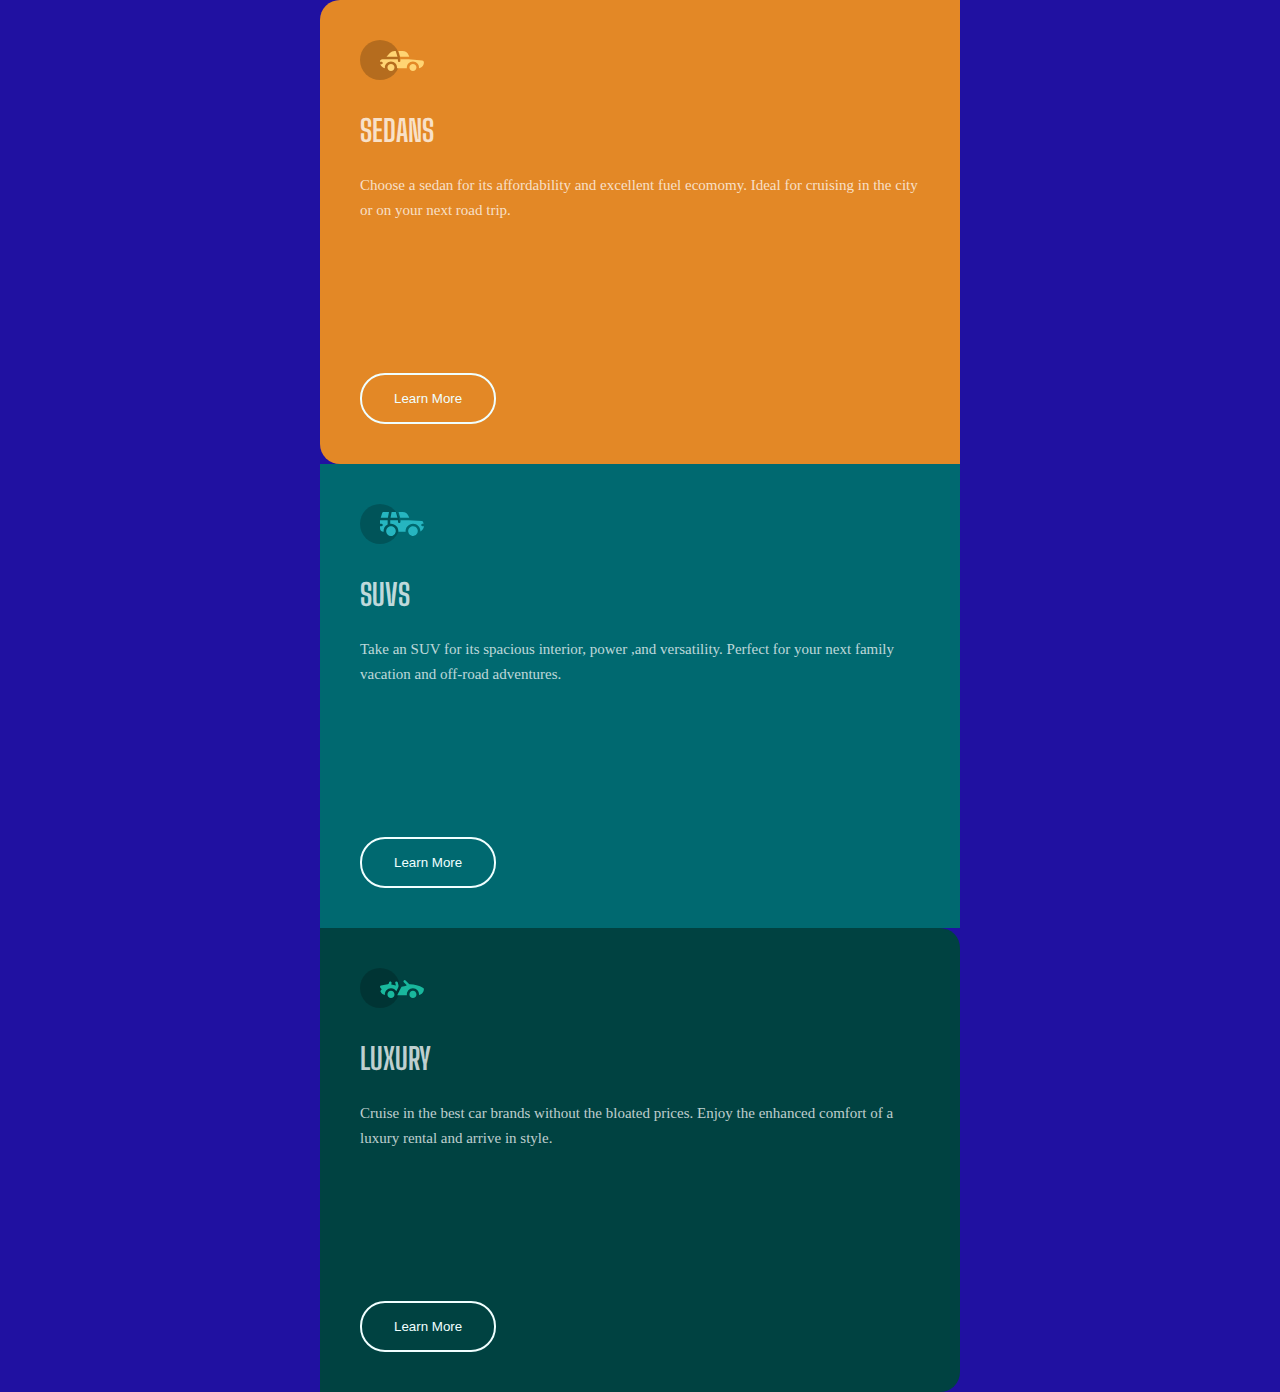
<file: index.html>
<!DOCTYPE html>
<html>
    <html lang="en">
       <head>
           <meta charset="UTF-8">
           <title> FLEXBOX LAYOUT</title>
           <link rel="https://fonts.google.com/specimen/Big+Shoulders+Display">
           <link rel="https://fonts.google.com/specimen/Lexend+Deca">
           <link rel="stylesheet" href="style.css">
        </head>
    </html>
    <body>
        <div class="main-section">
            <div class="section-a">
                <img src="img/icon-sedans.svg">
                <h1> SEDANS </h1>
                <p> Choose a sedan for its affordability and excellent fuel ecomomy. Ideal for cruising in the city or on your next road trip.</p>
                <button > Learn More</button> 
            </div>
            <div class="section-b">
                <img src="img/icon-suvs.svg">
                <h1> SUVS</h1>
                <p> Take an SUV for its spacious interior, power ,and versatility. Perfect for your next family vacation and off-road adventures. </p>
                <button > Learn More</button> 
            </div>
            <div class="section-c">
                <img src="img/icon-luxury.svg">
                <h1> LUXURY</h1>
                <p> Cruise in the best car brands without the bloated prices. Enjoy the enhanced comfort of a luxury rental and arrive in style. </p>
                <button> Learn More</button> 
            </div>
        </div>
    </body>
</html>
</file>
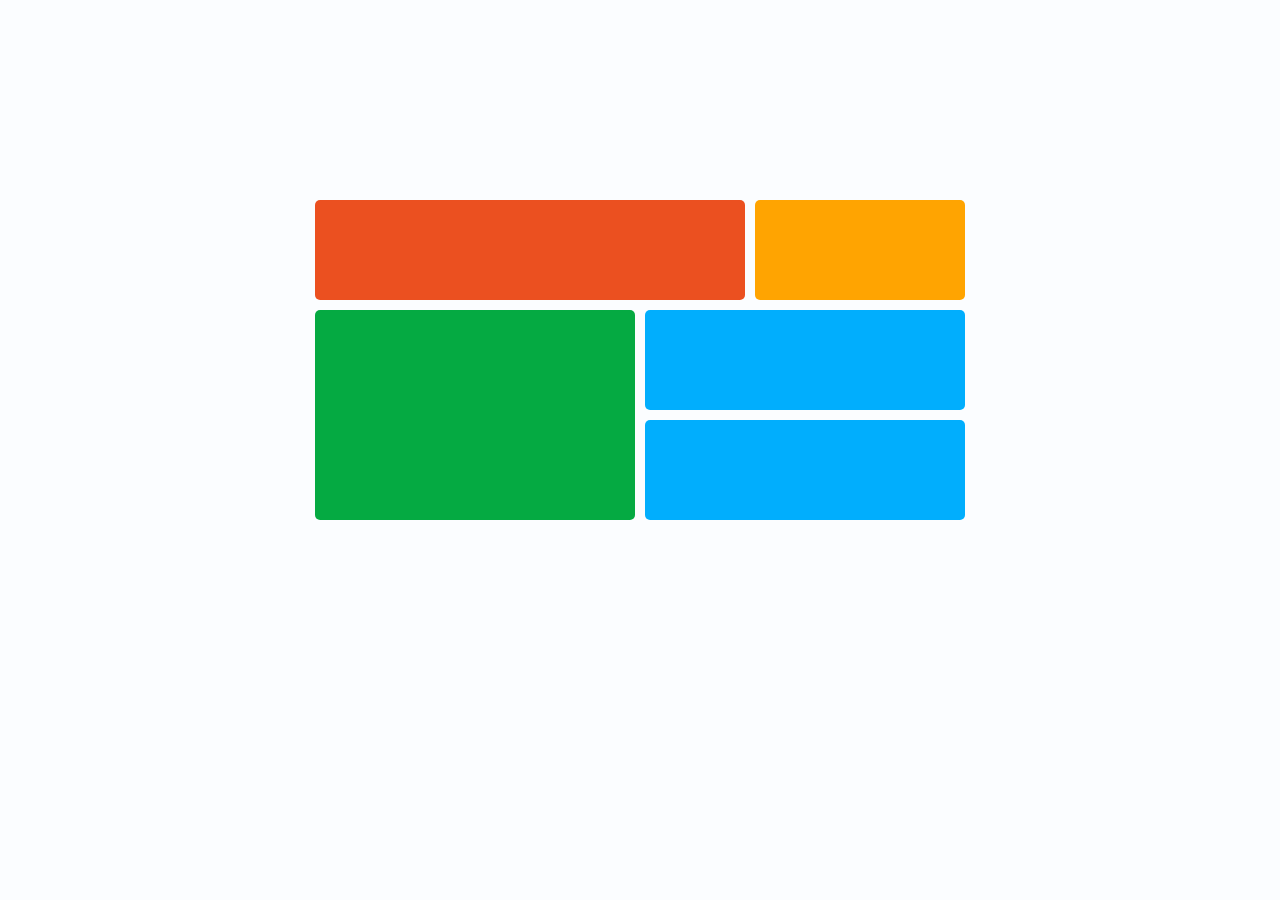
<file: grid.html>
<!DOCTYPE html>
<html>
    <html lang="en">
       <head>
           <meta charset="UTF-8">
           <title> GRID LAYOUT</title>
           <link rel="stylesheet" href="grid.css">
       </head>
   </html>
   <body>
    <div class="grid">
        <div class="item"></div>
        <div class="item item2"></div>
        <div class="item item3"></div>
        <div class="item item4"></div>
        <div class="item item5"></div>
      </div>
   </body>
</html>
</file>
<file: style.css>
@import url('https://fonts.googleapis.com/css2?family=Big+Shoulders+Display:wght@700&display=swap');
@import url('https://fonts.google.com/specimen/Lexend+Deca');



* {
    padding: 0px;
    margin: 0px;
 }

 body {
    width: 100%;
    background-color: hsl(0, 0%, 95%);
    font-size: 15px;
    display: flex;
    justify-content: center;
    height: 100vh;
    
    

 }
img{
    margin-bottom: 30px;
}



 .main-section {
    display: flex;
    flex-direction: row;
    justify-content: center;
    align-items: center;
    width: 50%;
    line-height: 25px;
    

 }




 h1 {
    font-family: 'Big Shoulders Display';
    font-weight: 700;
    color: hsla(0, 0%, 100%, 0.75);
    margin-bottom: 30px;
    
 }

 p {
    height:200px;
    color:  hsla(0, 0%, 100%, 0.75);
    font-family: 'Lexend Deca';
    font-weight: 400;
    /* margin-bottom: 50px;     */
 }

 .section-a {
    background-color: hsl(31, 77%, 52%);
    border-radius: 20px 0px 0px 20px;
    padding: 40px;
 }
 .section-b {
    background-color: hsl(184, 100%, 22%);
    padding: 40px;
 }

 .section-c {
    background-color: hsl(179, 100%, 13%);
    border-radius: 0px 20px 20px 0px;
    padding: 40px;
 }

  button {
    background: transparent;
    border: 2px solid;
    border-color:azure;
    border-radius: 25px;
    padding: 1rem 2rem 1rem 2rem;
    color: azure;

 }

/* for mobile */
@media screen and  (max-width: 375px){
   body{
     background: rgb(180, 54, 54);
   }
  .main-section {
     width: 50%;
     display: block;
     flex-direction: column;   
   }
   .section-b{
      margin-top:10px;
      margin-bottom: 10px;
   }
}



/* for Desktop */
@media screen and (max-width:1400px){
   body{
     background: rgb(32, 17, 161);
   }
  .main-section {
     width: 50%;
     display: block;
     flex-direction: column;   
   }
}
</file>
<file: grid.css>
*{
    margin: 0px;
    padding: 0px;
}
body {
    background-color: rgb(251, 253, 255);
    display: flex;
    justify-content: center;
    align-items: center;
    padding-top: 200px;
}

.grid{
    display: grid;
    gap: 10px;
    grid-template-columns: repeat(6,100px);
  }
  
  .item{
    background: #EB5020;
    padding: 50px;
    border-radius: 5px;
  }
  
  .item:first-child{
    grid-column: span 4;
    grid-row: 1 / 3;
  }
  
  .item2{
    grid-column: 5 / 7;
    grid-row:  1 / 3; ;
    background: #FFA401;
  }
  .item3{
    background: #05AA42;
    grid-row: 3 / 5;
    grid-column: span 3;
  }
  .item4{
    background: #01AEFD;
    grid-column: 4 / 7;
  }
  .item5{
    background: #01AEFD;
    grid-column: 4 / 7;
  }
</file>
